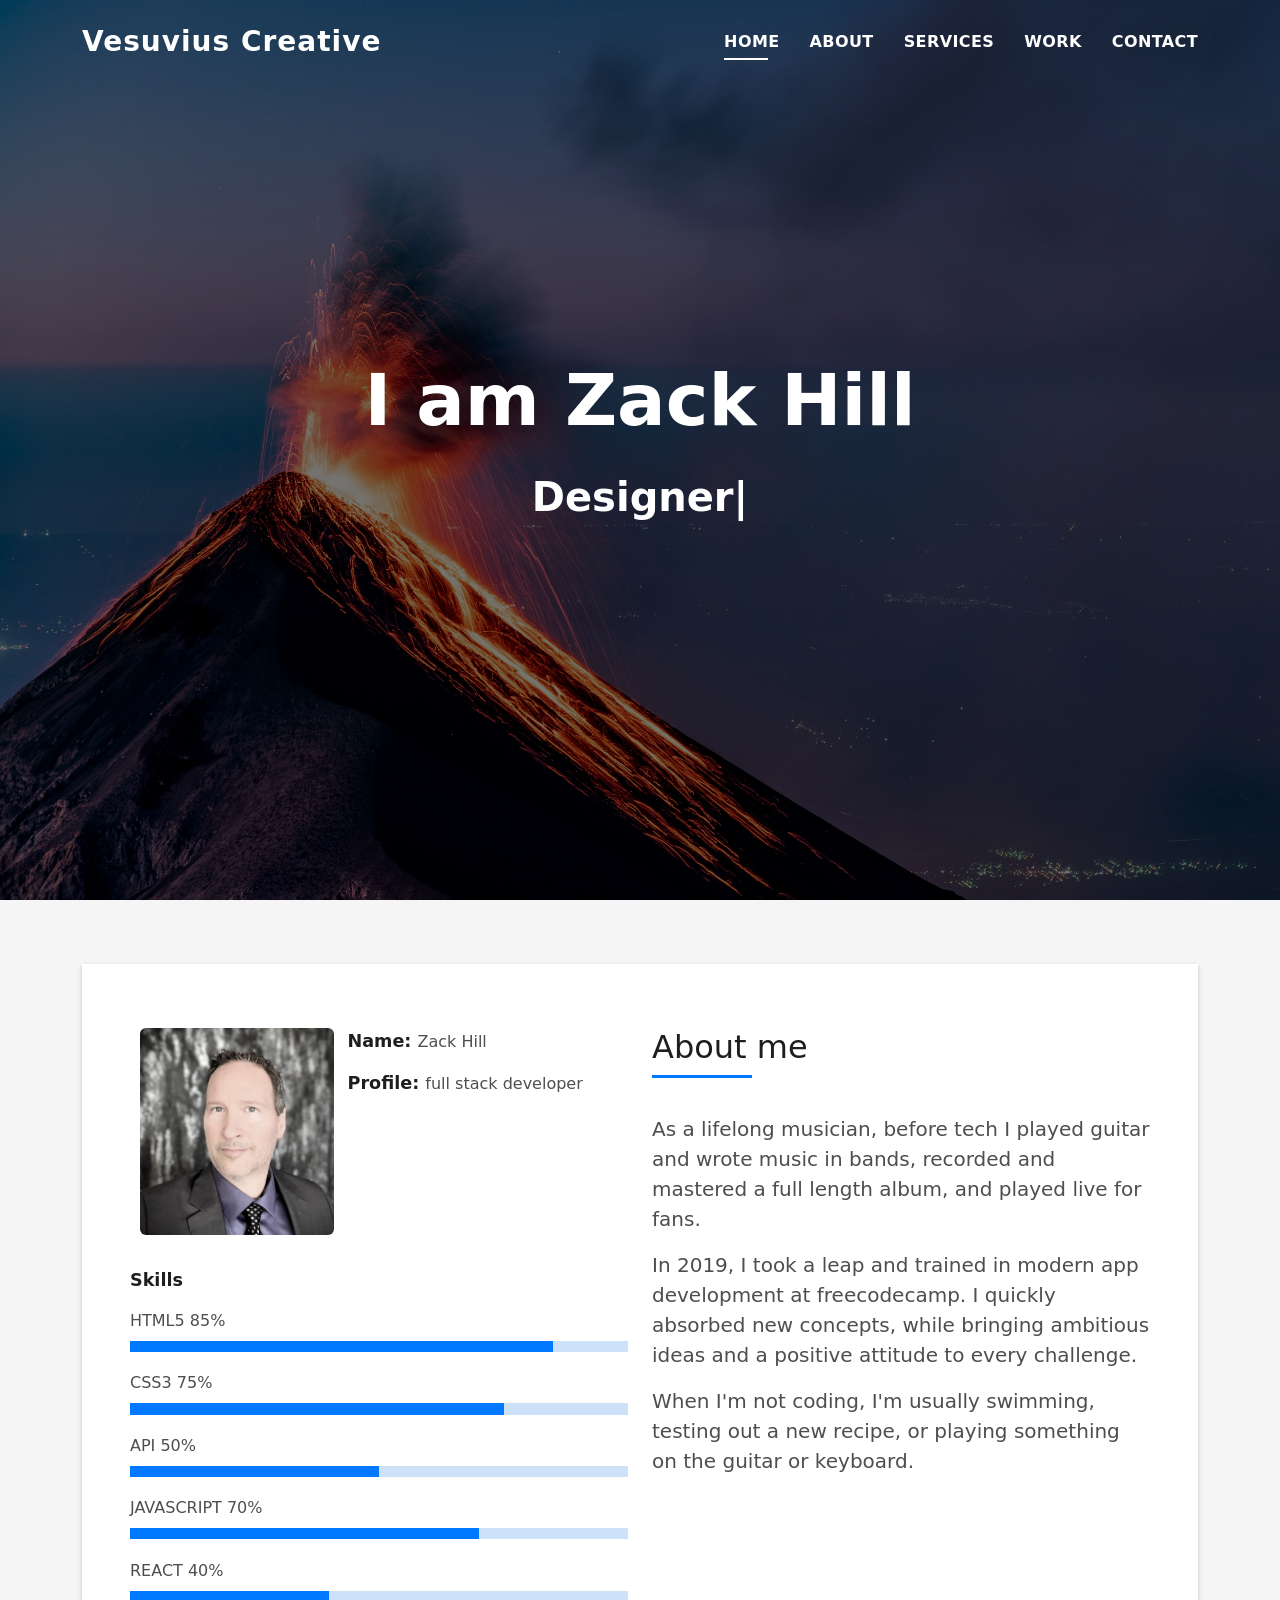
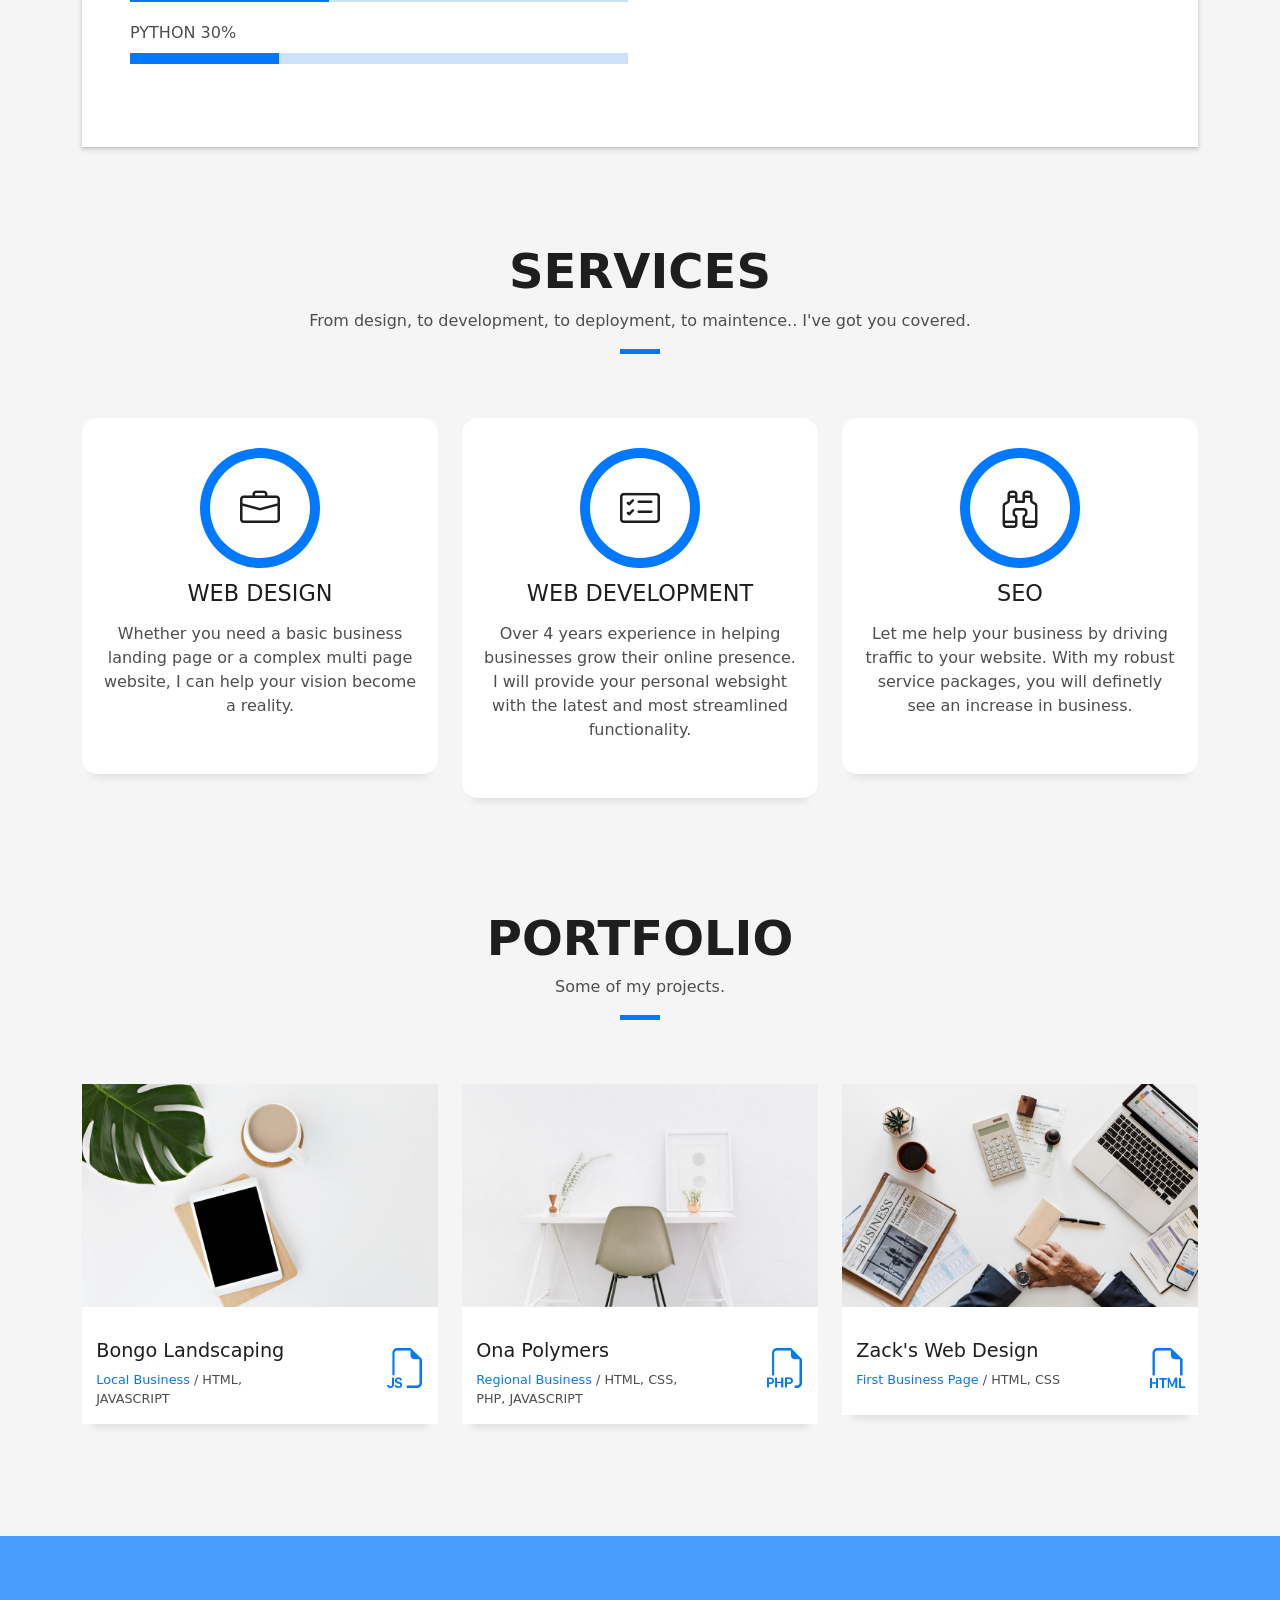
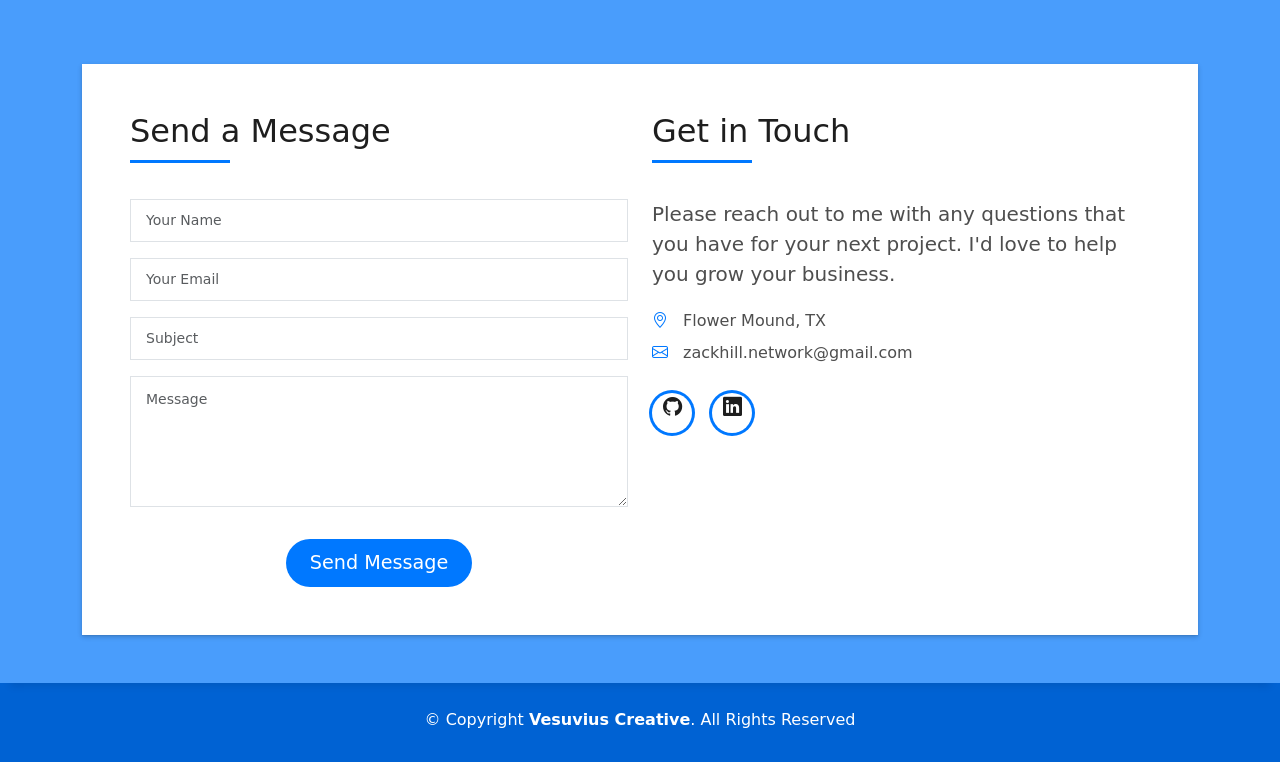
<file: index.html>
<!DOCTYPE html>
<html lang="en">

<head>
  <meta charset="utf-8">
  <meta content="width=device-width, initial-scale=1.0" name="viewport">

  <title>Vesuvius Creative</title>
  <meta content="" name="description">
  <meta content="" name="keywords">

  <!-- Favicons -->
  <link href="assets/img/favicon.png" rel="icon">
  <link href="assets/img/apple-touch-icon.png" rel="apple-touch-icon">

  <!-- Vendor CSS Files -->
  <link href="assets/vendor/bootstrap/css/bootstrap.min.css" rel="stylesheet">
  <link href="assets/vendor/bootstrap-icons/bootstrap-icons.css" rel="stylesheet">
  <link href="assets/vendor/glightbox/css/glightbox.min.css" rel="stylesheet">
  <link href="assets/vendor/swiper/swiper-bundle.min.css" rel="stylesheet">

  <!-- Template Main CSS File -->
  <link href="assets/css/style.css" rel="stylesheet">


</head>

<body>

  <!-- ======= Header ======= -->
  <header id="header" class="fixed-top">
    <div class="container d-flex align-items-center justify-content-between">

      <h1 class="logo"><a href="index.html">Vesuvius Creative</a></h1>
      <!-- Uncomment below if you prefer to use an image logo -->
      <!-- <a href="index.html" class="logo"><img src="assets/img/logo.png" alt="" class="img-fluid"></a>-->

      <nav id="navbar" class="navbar">
        <ul>
          <li><a class="nav-link scrollto active" href="#hero">Home</a></li>
          <li><a class="nav-link scrollto" href="#about">About</a></li>
          <li><a class="nav-link scrollto" href="#services">Services</a></li>
          <li><a class="nav-link scrollto " href="#work">Work</a></li>
          
          <li><a class="nav-link scrollto" href="#contact">Contact</a></li>
        </ul>
        <i class="bi bi-list mobile-nav-toggle"></i>
      </nav><!-- .navbar -->

    </div>
  </header><!-- End Header -->

  <!-- ======= Hero Section ======= -->
  <div id="hero" class="hero route bg-image" style="background-image: url(assets/img/alain-bonnardeaux-tLxGw_ITs7k-unsplash.jpg)">
    <div class="overlay-itro"></div>
    <div class="hero-content display-table">
      <div class="table-cell">
        <div class="container">
          <!--<p class="display-6 color-d">Hello, world!</p>-->
          <h1 class="hero-title mb-4">I am Zack Hill</h1>
          <p class="hero-subtitle"><span class="typed" data-typed-items="Designer, Developer, Freelancer"></span></p>
          <!-- <p class="pt-3"><a class="btn btn-primary btn js-scroll px-4" href="#about" role="button">Learn More</a></p> -->
        </div>
      </div>
    </div>
  </div><!-- End Hero Section -->

  <main id="main">

    <!-- ======= About Section ======= -->
    <section id="about" class="about-mf sect-pt4 route">
      <div class="container">
        <div class="row">
          <div class="col-sm-12">
            <div class="box-shadow-full">
              <div class="row">
                <div class="col-md-6">
                  <div class="row">
                    <div class="col-sm-6 col-md-5">
                      <div class="about-img">
                        <img src="assets/img/testimonial-2.jpg" class="img-fluid rounded b-shadow-a" alt="">
                      </div>
                    </div>
                    <div class="col-sm-6 col-md-7">
                      <div class="about-info">
                        <p><span class="title-s">Name: </span> <span>Zack Hill </span></p>
                        <p><span class="title-s">Profile: </span> <span>full stack developer</span></p>
                        
                      </div>
                    </div>
                  </div>
                  <div class="skill-mf">
                    <p class="title-s">Skills</p>
                    <span>HTML5</span> <span class="pull-right">85%</span>
                    <div class="progress">
                      <div class="progress-bar" role="progressbar" style="width: 85%;" aria-valuenow="85" aria-valuemin="0" aria-valuemax="100"></div>
                    </div>
                    <span>CSS3</span> <span class="pull-right">75%</span>
                    <div class="progress">
                      <div class="progress-bar" role="progressbar" style="width: 75%" aria-valuenow="75" aria-valuemin="0" aria-valuemax="100"></div>
                    </div>
                    <span>API</span> <span class="pull-right">50%</span>
                    <div class="progress">
                      <div class="progress-bar" role="progressbar" style="width: 50%" aria-valuenow="50" aria-valuemin="0" aria-valuemax="100"></div>
                    </div>
                    <span>JAVASCRIPT</span> <span class="pull-right">70%</span>
                    <div class="progress">
                      <div class="progress-bar" role="progressbar" style="width: 70%" aria-valuenow="90" aria-valuemin="0" aria-valuemax="100"></div>
                    </div>
                    <span>REACT</span> <span class="pull-right">40%</span>
                    <div class="progress">
                      <div class="progress-bar" role="progressbar" style="width: 40%;" aria-valuenow="85" aria-valuemin="0" aria-valuemax="100"></div>
                    </div>
                    <span>PYTHON</span> <span class="pull-right">30%</span>
                    <div class="progress">
                      <div class="progress-bar" role="progressbar" style="width: 30%;" aria-valuenow="85" aria-valuemin="0" aria-valuemax="100"></div>
                    </div>
                  </div>
                </div>
                <div class="col-md-6">
                  <div class="about-me pt-4 pt-md-0">
                    <div class="title-box-2">
                      <h5 class="title-left">
                        About me
                      </h5>
                    </div>
                    <p class="lead">
                      As a lifelong musician, before tech I played guitar and wrote music in bands, recorded and mastered a full length album, and played live for fans.
                     
                    <p class="lead">
                      In 2019, I took a leap and trained in modern app development at freecodecamp. I quickly absorbed new concepts, while bringing ambitious ideas and a positive attitude to every challenge.
                    </p>
                    <p class="lead">
                      When I'm not coding, I'm usually swimming, testing out a new recipe, or playing something on the guitar or keyboard.
                    </p>
                    </p>
                  </div>
                </div>
              </div>
            </div>
          </div>
        </div>
      </div>
    </section><!-- End About Section -->

    <!-- ======= Services Section ======= -->
    <section id="services" class="services-mf pt-5 route">
      <div class="container">
        <div class="row">
          <div class="col-sm-12">
            <div class="title-box text-center">
              <h3 class="title-a">
                Services
              </h3>
              <p class="subtitle-a">
                From design, to development, to deployment, to maintence.. I've got you covered.
              </p>
              <div class="line-mf"></div>
            </div>
          </div>
        </div>
        <div class="row">
          <div class="col-md-4">
            <div class="service-box">
              <div class="service-ico">
                <span class="ico-circle"><i class="bi bi-briefcase"></i></span>
              </div>
              <div class="service-content">
                <h2 class="s-title">Web Design</h2>
                <p class="s-description text-center">
                 Whether you need a basic business landing page or a complex multi page website, I can help your vision become a reality.  
                </p>
              </div>
            </div>
          </div>
          <div class="col-md-4">
            <div class="service-box">
              <div class="service-ico">
                <span class="ico-circle"><i class="bi bi-card-checklist"></i></span>
              </div>
              <div class="service-content">
                <h2 class="s-title">Web Development</h2>
                <p class="s-description text-center">
                  Over 4 years experience in helping businesses grow their online presence.  I will provide your personal websight with the latest and most streamlined functionality. 
                </p>
              </div>
            </div>
          </div>
         
          <div class="col-md-4">
            <div class="service-box">
              <div class="service-ico">
                <span class="ico-circle"><i class="bi bi-binoculars"></i></span>
              </div>
              <div class="service-content">
                <h2 class="s-title">SEO</h2>
                <p class="s-description text-center">
                  Let me help your business by driving traffic to your website.  With my robust service packages, you will definetly see an increase in business.  
                </p>
              </div>
            </div>
          </div>
          
          
            </div>
          </div>
        </div>
      </div>
    </section><!-- End Services Section -->

    <!-- ======= Portfolio Section ======= -->
    <section id="work" class="portfolio-mf sect-pt4 route">
      <div class="container">
        <div class="row">
          <div class="col-sm-12">
            <div class="title-box text-center">
              <h3 class="title-a">
                Portfolio
              </h3>
              <p class="subtitle-a">
                Some of my projects. 
              </p>
              <div class="line-mf"></div>
            </div>
          </div>
        </div>
        <div class="row">
          <div class="col-md-4">
            <div class="work-box">
              <a href="assets/img/work-1.jpg" data-gallery="portfolioGallery" class="portfolio-lightbox">
                <div class="work-img">
                  <img src="assets/img/work-1.jpg" alt="" class="img-fluid">
                </div>
              </a>
              <div class="work-content">
                <div class="row">
                  <div class="col-sm-8">
                    <h2 class="w-title">Bongo Landscaping</h2>
                    <div class="w-more">
                      <span class="w-ctegory">Local Business</span> / <span class="w-date">HTML, JAVASCRIPT</span>
                    </div>
                  </div>
                  <div class="col-sm-4">
                    <div class="w-like">
                      <a href="portfolio-details.html"> <span class="bi bi-filetype-js"></span></a>
                    </div>
                  </div>
                </div>
              </div>
            </div>
          </div>
          <div class="col-md-4">
            <div class="work-box">
              <a href="assets/img/work-2.jpg" data-gallery="portfolioGallery" class="portfolio-lightbox">
                <div class="work-img">
                  <img src="assets/img/work-2.jpg" alt="" class="img-fluid">
                </div>
              </a>
              <div class="work-content">
                <div class="row">
                  <div class="col-sm-8">
                    <h2 class="w-title">Ona Polymers</h2>
                    <div class="w-more">
                      <span class="w-ctegory">Regional Business</span> / <span class="w-date">HTML, CSS, PHP, JAVASCRIPT</span>
                    </div>
                  </div>
                  <div class="col-sm-4">
                    <div class="w-like">
                      <a href="https://www.onapolymers.com/index.php"> <span class="bi bi-filetype-php"></span></a>
                    </div>
                  </div>
                </div>
              </div>
            </div>
          </div>
          <div class="col-md-4">
            <div class="work-box">
              <a href="assets/img/work-3.jpg" data-gallery="portfolioGallery" class="portfolio-lightbox">
                <div class="work-img">
                  <img src="assets/img/work-3.jpg" alt="" class="img-fluid">
                </div>
              </a>
              <div class="work-content">
                <div class="row">
                  <div class="col-sm-8">
                    <h2 class="w-title">Zack's Web Design</h2>
                    <div class="w-more">
                      <span class="w-ctegory">First Business Page</span> / <span class="w-date">HTML, CSS</span>
                    </div>
                  </div>
                  <div class="col-sm-4">
                    <div class="w-like">
                      <a href="https://github.com/networkzack/zack-web-design"> <span class="bi bi-filetype-html"></span></a>
                    </div>
                  </div>
                </div>
              </div>
            </div>
          </div>
        
          
              
                  </div>
                </div>
              </div>
            </div>
          </div>

        </div>
      </div>
    </section><!-- End Portfolio Section -->

    <!-- ======= Contact Section ======= -->
    <section id="contact" class="paralax-mf footer-paralax bg-image sect-mt4 route" style="background-image: url(assets/img/overlay-bg.jpg)">
      <div class="overlay-mf"></div>
      <div class="container">
        <div class="row">
          <div class="col-sm-12">
            <div class="contact-mf">
              <div id="contact" class="box-shadow-full">
                <div class="row">
                  <div class="col-md-6">
                    <div class="title-box-2">
                      <h5 class="title-left">
                        Send a Message
                      </h5>
                    </div>
                    <div>
                      <form action="forms/contact.php" method="post" role="form" class="php-email-form">
                        <div class="row">
                          <div class="col-md-12 mb-3">
                            <div class="form-group">
                              <input type="text" name="name" class="form-control" id="name" placeholder="Your Name" required>
                            </div>
                          </div>
                          <div class="col-md-12 mb-3">
                            <div class="form-group">
                              <input type="email" class="form-control" name="email" id="email" placeholder="Your Email" required>
                            </div>
                          </div>
                          <div class="col-md-12 mb-3">
                            <div class="form-group">
                              <input type="text" class="form-control" name="subject" id="subject" placeholder="Subject" required>
                            </div>
                          </div>
                          <div class="col-md-12">
                            <div class="form-group">
                              <textarea class="form-control" name="message" rows="5" placeholder="Message" required></textarea>
                            </div>
                          </div>
                          <div class="col-md-12 text-center my-3">
                            <div class="loading">Loading</div>
                            <div class="error-message"></div>
                            <div class="sent-message">Your message has been sent. Thank you!</div>
                          </div>
                          <div class="col-md-12 text-center">
                            <button type="submit" class="button button-a button-big button-rouded">Send Message</button>
                          </div>
                        </div>
                      </form>
                    </div>
                  </div>
                  <div class="col-md-6">
                    <div class="title-box-2 pt-4 pt-md-0">
                      <h5 class="title-left">
                        Get in Touch
                      </h5>
                    </div>
                    <div class="more-info">
                      <p class="lead">
                        Please reach out to me with any questions that you have for your next project.  I'd love to help you grow your business.
                      </p>
                      <ul class="list-ico">
                        <li><span class="bi bi-geo-alt"></span> Flower Mound, TX</li>
                        
                        <li><span class="bi bi-envelope"></span> zackhill.network@gmail.com</li>
                      </ul>
                    </div>
                    <div class="socials">
                      <ul>
                        
                        <li><a href="https://github.com/networkzack"><span class="ico-circle"><i class="bi bi-github"></i></span></a></li>
                        <li><a href=""><span class="ico-circle"><i class="bi bi-linkedin"></i></span></a></li>
                      </ul>
                    </div>
                  </div>
                </div>
              </div>
            </div>
          </div>
        </div>
      </div>
    </section><!-- End Contact Section -->

  </main><!-- End #main -->

  <!-- ======= Footer ======= -->
  <footer>
    <div class="container">
      <div class="row">
        <div class="col-sm-12">
          <div class="copyright-box">
            <p class="copyright">&copy; Copyright <strong>Vesuvius Creative</strong>. All Rights Reserved</p>
            <div class="credits">
              <!--
              All the links in the footer should remain intact.
              You can delete the links only if you purchased the pro version.
              Licensing information: https://bootstrapmade.com/license/
              Purchase the pro version with working PHP/AJAX contact form: https://bootstrapmade.com/buy/?theme=DevFolio
            -->
              
            </div>
          </div>
        </div>
      </div>
    </div>
  </footer><!-- End  Footer -->

  <div id="preloader"></div>
  <a href="#" class="back-to-top d-flex align-items-center justify-content-center"><i class="bi bi-arrow-up-short"></i></a>

  <!-- Vendor JS Files -->
  <script src="assets/vendor/purecounter/purecounter_vanilla.js"></script>
  <script src="assets/vendor/bootstrap/js/bootstrap.bundle.min.js"></script>
  <script src="assets/vendor/glightbox/js/glightbox.min.js"></script>
  <script src="assets/vendor/swiper/swiper-bundle.min.js"></script>
  <script src="assets/vendor/typed.js/typed.umd.js"></script>
  <script src="assets/vendor/php-email-form/validate.js"></script>

  <!-- Template Main JS File -->
  <script src="assets/js/main.js"></script>

</body>

</html>
</file>
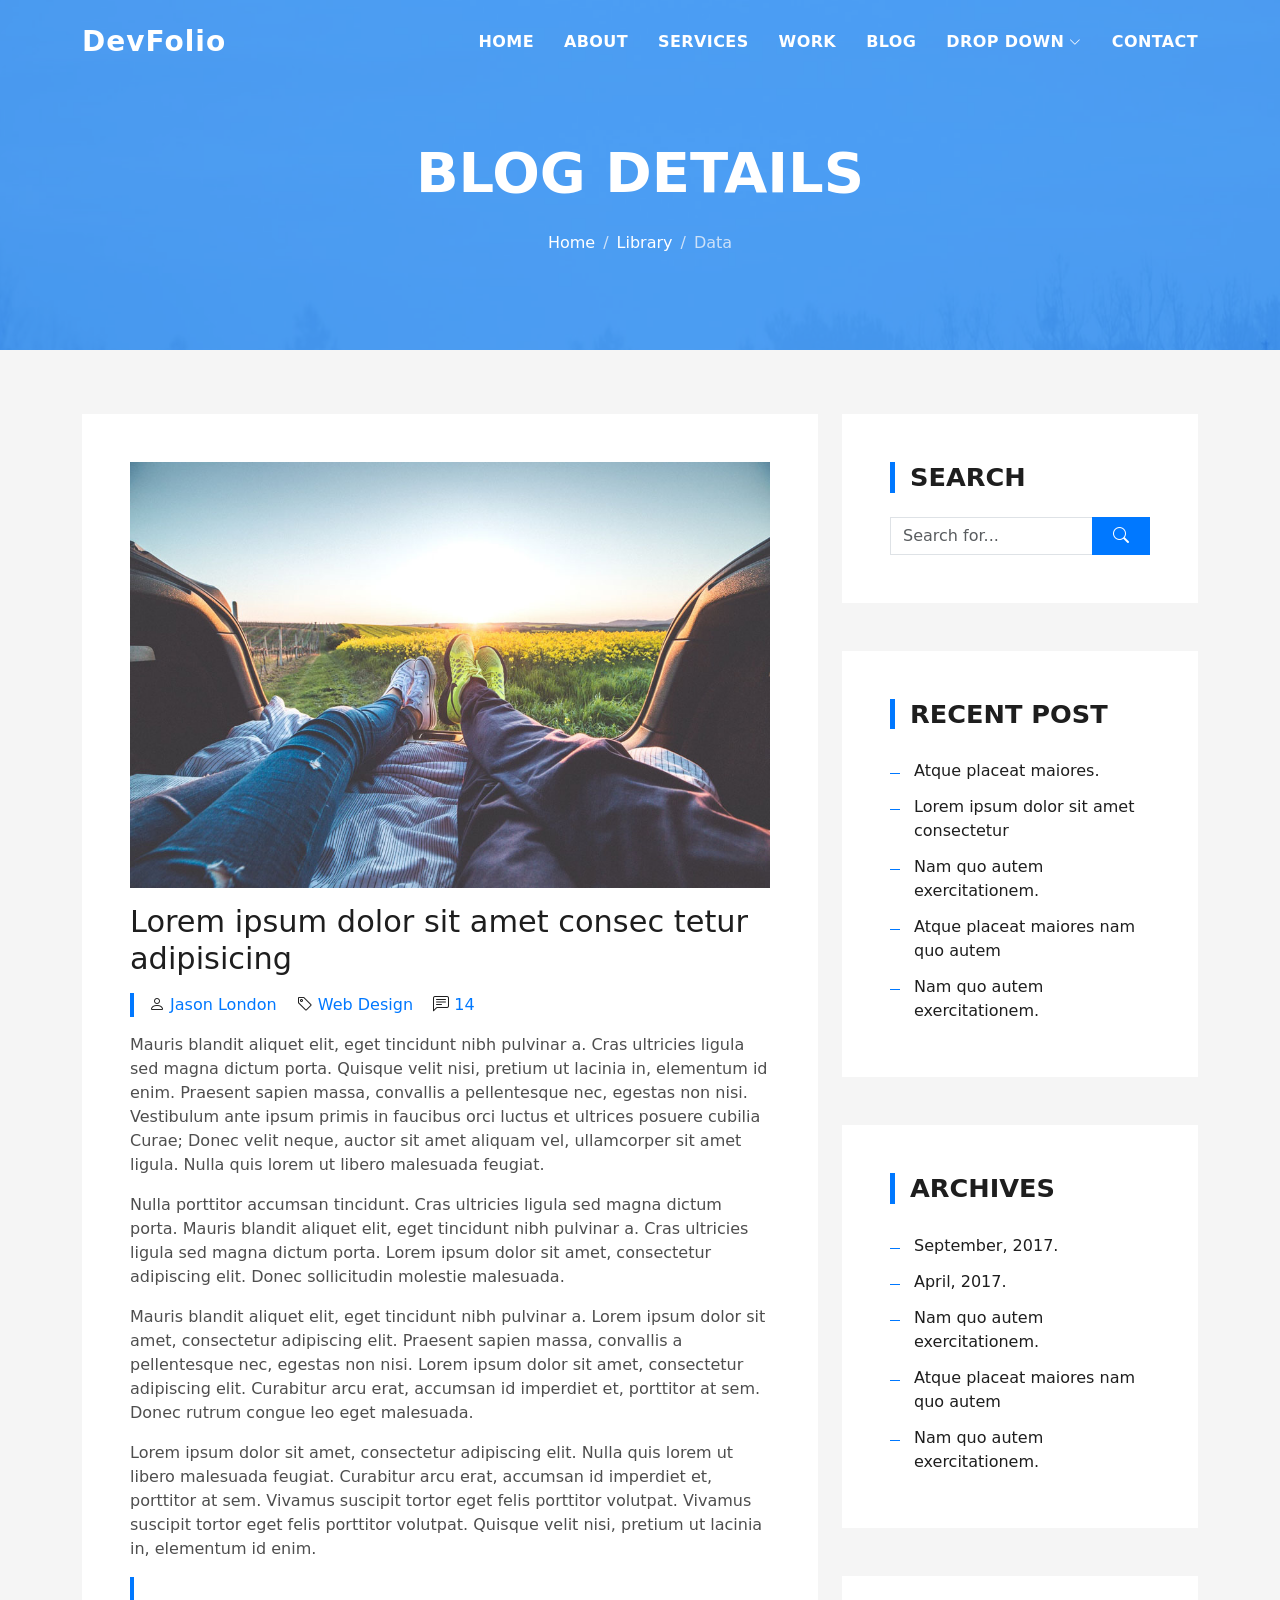
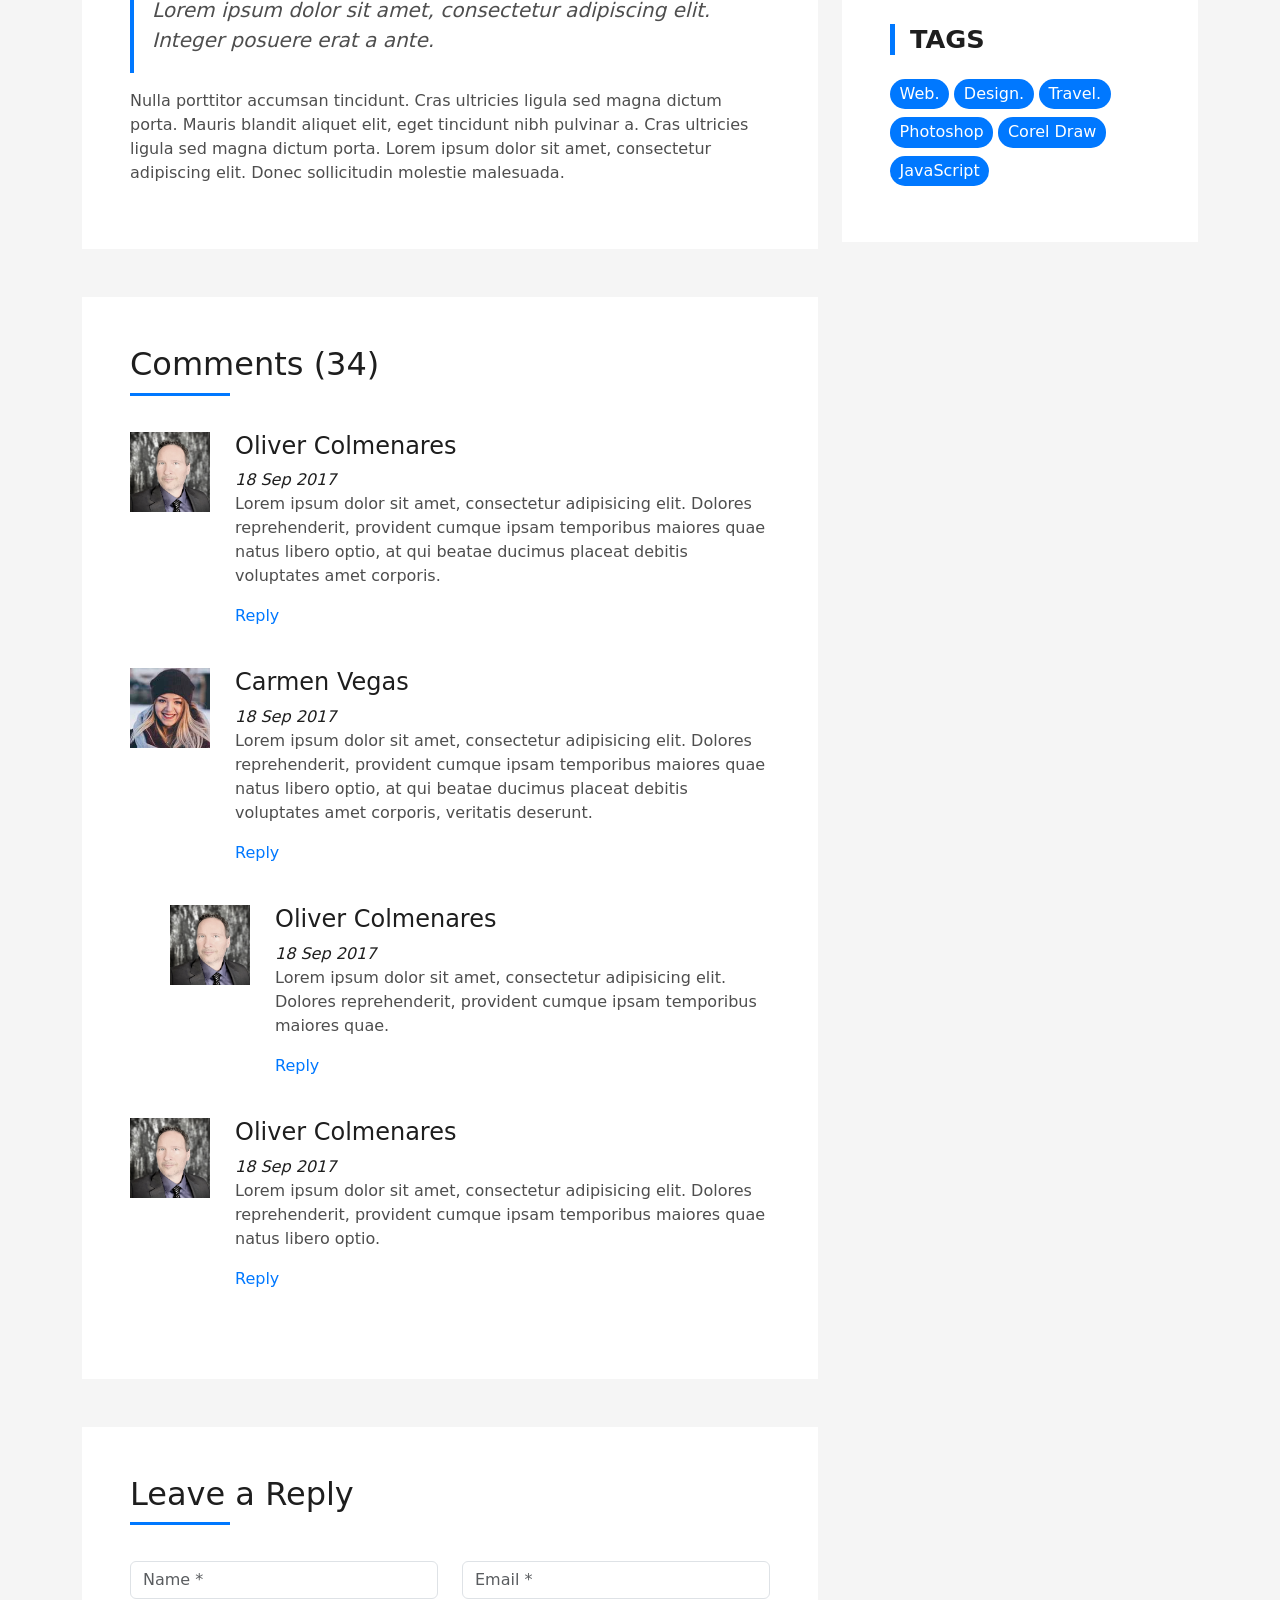
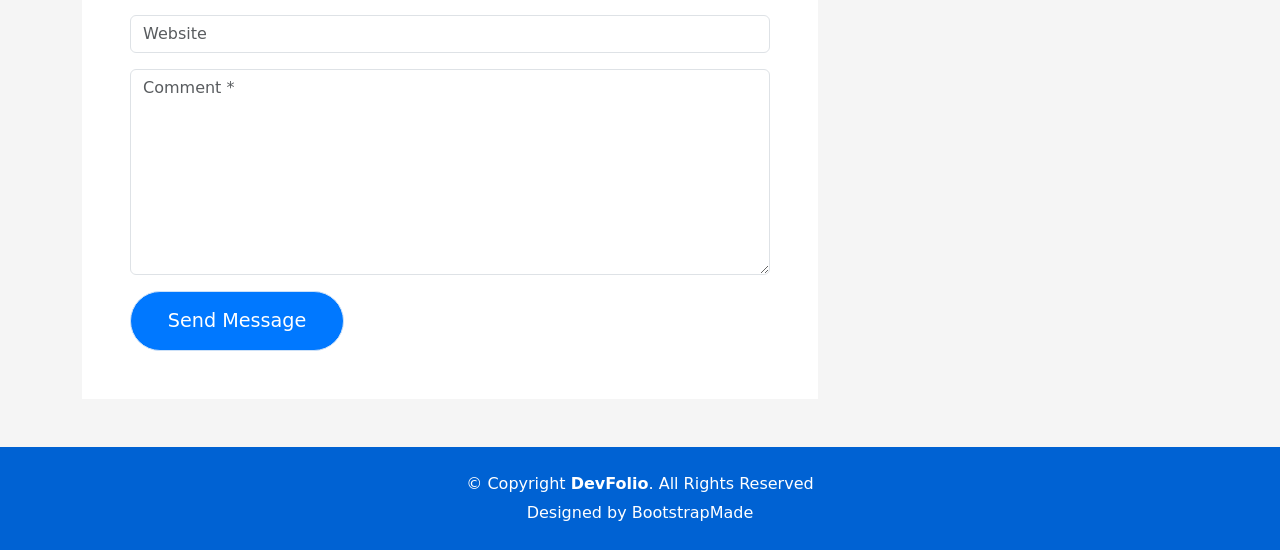
<file: blog-single.html>
<!DOCTYPE html>
<html lang="en">

<head>
  <meta charset="utf-8">
  <meta content="width=device-width, initial-scale=1.0" name="viewport">

  <title>DevFolio Bootstrap Portfolio Template - Blog Single</title>
  <meta content="" name="description">
  <meta content="" name="keywords">

  <!-- Favicons -->
  <link href="assets/img/favicon.png" rel="icon">
  <link href="assets/img/apple-touch-icon.png" rel="apple-touch-icon">

  <!-- Vendor CSS Files -->
  <link href="assets/vendor/bootstrap/css/bootstrap.min.css" rel="stylesheet">
  <link href="assets/vendor/bootstrap-icons/bootstrap-icons.css" rel="stylesheet">
  <link href="assets/vendor/glightbox/css/glightbox.min.css" rel="stylesheet">
  <link href="assets/vendor/swiper/swiper-bundle.min.css" rel="stylesheet">

  <!-- Template Main CSS File -->
  <link href="assets/css/style.css" rel="stylesheet">

  <!-- =======================================================
  * Template Name: DevFolio
  * Template URL: https://bootstrapmade.com/devfolio-bootstrap-portfolio-html-template/
  * Updated: Mar 17 2024 with Bootstrap v5.3.3
  * Author: BootstrapMade.com
  * License: https://bootstrapmade.com/license/
  ======================================================== -->
</head>

<body>

  <!-- ======= Header ======= -->
  <header id="header" class="fixed-top">
    <div class="container d-flex align-items-center justify-content-between">

      <h1 class="logo"><a href="index.html">DevFolio</a></h1>
      <!-- Uncomment below if you prefer to use an image logo -->
      <!-- <a href="index.html" class="logo"><img src="assets/img/logo.png" alt="" class="img-fluid"></a>-->

      <nav id="navbar" class="navbar">
        <ul>
          <li><a class="nav-link scrollto " href="#hero">Home</a></li>
          <li><a class="nav-link scrollto" href="#about">About</a></li>
          <li><a class="nav-link scrollto" href="#services">Services</a></li>
          <li><a class="nav-link scrollto " href="#work">Work</a></li>
          <li><a class="nav-link scrollto " href="#blog">Blog</a></li>
          <li class="dropdown"><a href="#"><span>Drop Down</span> <i class="bi bi-chevron-down"></i></a>
            <ul>
              <li><a href="#">Drop Down 1</a></li>
              <li class="dropdown"><a href="#"><span>Deep Drop Down</span> <i class="bi bi-chevron-right"></i></a>
                <ul>
                  <li><a href="#">Deep Drop Down 1</a></li>
                  <li><a href="#">Deep Drop Down 2</a></li>
                  <li><a href="#">Deep Drop Down 3</a></li>
                  <li><a href="#">Deep Drop Down 4</a></li>
                  <li><a href="#">Deep Drop Down 5</a></li>
                </ul>
              </li>
              <li><a href="#">Drop Down 2</a></li>
              <li><a href="#">Drop Down 3</a></li>
              <li><a href="#">Drop Down 4</a></li>
            </ul>
          </li>
          <li><a class="nav-link scrollto" href="#contact">Contact</a></li>
        </ul>
        <i class="bi bi-list mobile-nav-toggle"></i>
      </nav><!-- .navbar -->

    </div>
  </header><!-- End Header -->

  <div class="hero hero-single route bg-image" style="background-image: url(assets/img/overlay-bg.jpg)">
    <div class="overlay-mf"></div>
    <div class="hero-content display-table">
      <div class="table-cell">
        <div class="container">
          <h2 class="hero-title mb-4">Blog Details</h2>
          <ol class="breadcrumb d-flex justify-content-center">
            <li class="breadcrumb-item">
              <a href="#">Home</a>
            </li>
            <li class="breadcrumb-item">
              <a href="#">Library</a>
            </li>
            <li class="breadcrumb-item active">Data</li>
          </ol>
        </div>
      </div>
    </div>
  </div>

  <main id="main">

    <!-- ======= Blog Single Section ======= -->
    <section class="blog-wrapper sect-pt4" id="blog">
      <div class="container">
        <div class="row">
          <div class="col-md-8">
            <div class="post-box">
              <div class="post-thumb">
                <img src="assets/img/post-1.jpg" class="img-fluid" alt="">
              </div>
              <div class="post-meta">
                <h1 class="article-title">Lorem ipsum dolor sit amet consec tetur adipisicing</h1>
                <ul>
                  <li>
                    <span class="bi bi-person"></span>
                    <a href="#">Jason London</a>
                  </li>
                  <li>
                    <span class="bi bi-tag"></span>
                    <a href="#">Web Design</a>
                  </li>
                  <li>
                    <span class="bi bi-chat-left-text"></span>
                    <a href="#">14</a>
                  </li>
                </ul>
              </div>
              <div class="article-content">
                <p>
                  Mauris blandit aliquet elit, eget tincidunt nibh pulvinar a. Cras ultricies ligula sed magna dictum
                  porta. Quisque velit
                  nisi, pretium ut lacinia in, elementum id enim. Praesent sapien massa, convallis a pellentesque
                  nec, egestas non nisi. Vestibulum ante ipsum primis in faucibus orci luctus et ultrices posuere
                  cubilia Curae; Donec velit neque, auctor sit amet aliquam vel, ullamcorper sit amet ligula.
                  Nulla quis lorem ut libero malesuada feugiat.
                </p>
                <p>
                  Nulla porttitor accumsan tincidunt. Cras ultricies ligula sed magna dictum porta. Mauris blandit
                  aliquet elit, eget tincidunt
                  nibh pulvinar a. Cras ultricies ligula sed magna dictum porta. Lorem ipsum dolor sit amet,
                  consectetur adipiscing elit. Donec sollicitudin molestie malesuada.
                </p>
                <p>
                  Mauris blandit aliquet elit, eget tincidunt nibh pulvinar a. Lorem ipsum dolor sit amet, consectetur
                  adipiscing elit. Praesent
                  sapien massa, convallis a pellentesque nec, egestas non nisi. Lorem ipsum dolor sit amet,
                  consectetur adipiscing elit. Curabitur arcu erat, accumsan id imperdiet et, porttitor at
                  sem. Donec rutrum congue leo eget malesuada.
                </p>
                <p>
                  Lorem ipsum dolor sit amet, consectetur adipiscing elit. Nulla quis lorem ut libero malesuada feugiat.
                  Curabitur arcu erat,
                  accumsan id imperdiet et, porttitor at sem. Vivamus suscipit tortor eget felis porttitor
                  volutpat. Vivamus suscipit tortor eget felis porttitor volutpat. Quisque velit nisi, pretium
                  ut lacinia in, elementum id enim.
                </p>
                <blockquote class="blockquote">
                  <p class="mb-0">Lorem ipsum dolor sit amet, consectetur adipiscing elit. Integer posuere erat a ante.</p>
                </blockquote>
                <p>
                  Nulla porttitor accumsan tincidunt. Cras ultricies ligula sed magna dictum porta. Mauris blandit
                  aliquet elit, eget tincidunt
                  nibh pulvinar a. Cras ultricies ligula sed magna dictum porta. Lorem ipsum dolor sit amet,
                  consectetur adipiscing elit. Donec sollicitudin molestie malesuada.
                </p>
              </div>
            </div>
            <div class="box-comments">
              <div class="title-box-2">
                <h4 class="title-comments title-left">Comments (34)</h4>
              </div>
              <ul class="list-comments">
                <li>
                  <div class="comment-avatar">
                    <img src="assets/img/testimonial-2.jpg" alt="">
                  </div>
                  <div class="comment-details">
                    <h4 class="comment-author">Oliver Colmenares</h4>
                    <span>18 Sep 2017</span>
                    <p>
                      Lorem ipsum dolor sit amet, consectetur adipisicing elit. Dolores reprehenderit, provident cumque
                      ipsam temporibus maiores
                      quae natus libero optio, at qui beatae ducimus placeat debitis voluptates amet corporis.
                    </p>
                    <a href="3">Reply</a>
                  </div>
                </li>
                <li>
                  <div class="comment-avatar">
                    <img src="assets/img/testimonial-4.jpg" alt="">
                  </div>
                  <div class="comment-details">
                    <h4 class="comment-author">Carmen Vegas</h4>
                    <span>18 Sep 2017</span>
                    <p>
                      Lorem ipsum dolor sit amet, consectetur adipisicing elit. Dolores reprehenderit, provident cumque
                      ipsam temporibus maiores
                      quae natus libero optio, at qui beatae ducimus placeat debitis voluptates amet corporis,
                      veritatis deserunt.
                    </p>
                    <a href="3">Reply</a>
                  </div>
                </li>
                <li class="comment-children">
                  <div class="comment-avatar">
                    <img src="assets/img/testimonial-2.jpg" alt="">
                  </div>
                  <div class="comment-details">
                    <h4 class="comment-author">Oliver Colmenares</h4>
                    <span>18 Sep 2017</span>
                    <p>
                      Lorem ipsum dolor sit amet, consectetur adipisicing elit. Dolores reprehenderit, provident cumque
                      ipsam temporibus maiores
                      quae.
                    </p>
                    <a href="3">Reply</a>
                  </div>
                </li>
                <li>
                  <div class="comment-avatar">
                    <img src="assets/img/testimonial-2.jpg" alt="">
                  </div>
                  <div class="comment-details">
                    <h4 class="comment-author">Oliver Colmenares</h4>
                    <span>18 Sep 2017</span>
                    <p>
                      Lorem ipsum dolor sit amet, consectetur adipisicing elit. Dolores reprehenderit, provident cumque
                      ipsam temporibus maiores
                      quae natus libero optio.
                    </p>
                    <a href="3">Reply</a>
                  </div>
                </li>
              </ul>
            </div>
            <div class="form-comments">
              <div class="title-box-2">
                <h3 class="title-left">
                  Leave a Reply
                </h3>
              </div>
              <form class="form-mf">
                <div class="row">
                  <div class="col-md-6 mb-3">
                    <div class="form-group">
                      <input type="text" class="form-control input-mf" id="inputName" placeholder="Name *" required>
                    </div>
                  </div>
                  <div class="col-md-6 mb-3">
                    <div class="form-group">
                      <input type="email" class="form-control input-mf" id="inputEmail1" placeholder="Email *" required>
                    </div>
                  </div>
                  <div class="col-md-12 mb-3">
                    <div class="form-group">
                      <input type="url" class="form-control input-mf" id="inputUrl" placeholder="Website">
                    </div>
                  </div>
                  <div class="col-md-12 mb-3">
                    <div class="form-group">
                      <textarea id="textMessage" class="form-control input-mf" placeholder="Comment *" name="message" cols="45" rows="8" required></textarea>
                    </div>
                  </div>
                  <div class="col-md-12">
                    <button type="submit" class="button button-a button-big button-rouded">Send Message</button>
                  </div>
                </div>
              </form>
            </div>
          </div>
          <div class="col-md-4">
            <div class="widget-sidebar sidebar-search">
              <h5 class="sidebar-title">Search</h5>
              <div class="sidebar-content">
                <form>
                  <div class="input-group">
                    <input type="text" class="form-control" placeholder="Search for..." aria-label="Search for...">
                    <span class="input-group-btn">
                      <button class="btn btn-secondary btn-search" type="button">
                        <span class="bi bi-search"></span>
                      </button>
                    </span>
                  </div>
                </form>
              </div>
            </div>
            <div class="widget-sidebar">
              <h5 class="sidebar-title">Recent Post</h5>
              <div class="sidebar-content">
                <ul class="list-sidebar">
                  <li>
                    <a href="#">Atque placeat maiores.</a>
                  </li>
                  <li>
                    <a href="#">Lorem ipsum dolor sit amet consectetur</a>
                  </li>
                  <li>
                    <a href="#">Nam quo autem exercitationem.</a>
                  </li>
                  <li>
                    <a href="#">Atque placeat maiores nam quo autem</a>
                  </li>
                  <li>
                    <a href="#">Nam quo autem exercitationem.</a>
                  </li>
                </ul>
              </div>
            </div>
            <div class="widget-sidebar">
              <h5 class="sidebar-title">Archives</h5>
              <div class="sidebar-content">
                <ul class="list-sidebar">
                  <li>
                    <a href="#">September, 2017.</a>
                  </li>
                  <li>
                    <a href="#">April, 2017.</a>
                  </li>
                  <li>
                    <a href="#">Nam quo autem exercitationem.</a>
                  </li>
                  <li>
                    <a href="#">Atque placeat maiores nam quo autem</a>
                  </li>
                  <li>
                    <a href="#">Nam quo autem exercitationem.</a>
                  </li>
                </ul>
              </div>
            </div>
            <div class="widget-sidebar widget-tags">
              <h5 class="sidebar-title">Tags</h5>
              <div class="sidebar-content">
                <ul>
                  <li>
                    <a href="#">Web.</a>
                  </li>
                  <li>
                    <a href="#">Design.</a>
                  </li>
                  <li>
                    <a href="#">Travel.</a>
                  </li>
                  <li>
                    <a href="#">Photoshop</a>
                  </li>
                  <li>
                    <a href="#">Corel Draw</a>
                  </li>
                  <li>
                    <a href="#">JavaScript</a>
                  </li>
                </ul>
              </div>
            </div>
          </div>
        </div>
      </div>
    </section><!-- End Blog Single Section -->

  </main><!-- End #main -->

  <!-- ======= Footer ======= -->
  <footer>
    <div class="container">
      <div class="row">
        <div class="col-sm-12">
          <div class="copyright-box">
            <p class="copyright">&copy; Copyright <strong>DevFolio</strong>. All Rights Reserved</p>
            <div class="credits">
              <!--
              All the links in the footer should remain intact.
              You can delete the links only if you purchased the pro version.
              Licensing information: https://bootstrapmade.com/license/
              Purchase the pro version with working PHP/AJAX contact form: https://bootstrapmade.com/buy/?theme=DevFolio
            -->
              Designed by <a href="https://bootstrapmade.com/">BootstrapMade</a>
            </div>
          </div>
        </div>
      </div>
    </div>
  </footer><!-- End  Footer -->

  <div id="preloader"></div>
  <a href="#" class="back-to-top d-flex align-items-center justify-content-center"><i class="bi bi-arrow-up-short"></i></a>

  <!-- Vendor JS Files -->
  <script src="assets/vendor/purecounter/purecounter_vanilla.js"></script>
  <script src="assets/vendor/bootstrap/js/bootstrap.bundle.min.js"></script>
  <script src="assets/vendor/glightbox/js/glightbox.min.js"></script>
  <script src="assets/vendor/swiper/swiper-bundle.min.js"></script>
  <script src="assets/vendor/typed.js/typed.umd.js"></script>
  <script src="assets/vendor/php-email-form/validate.js"></script>

  <!-- Template Main JS File -->
  <script src="assets/js/main.js"></script>

</body>

</html>
</file>
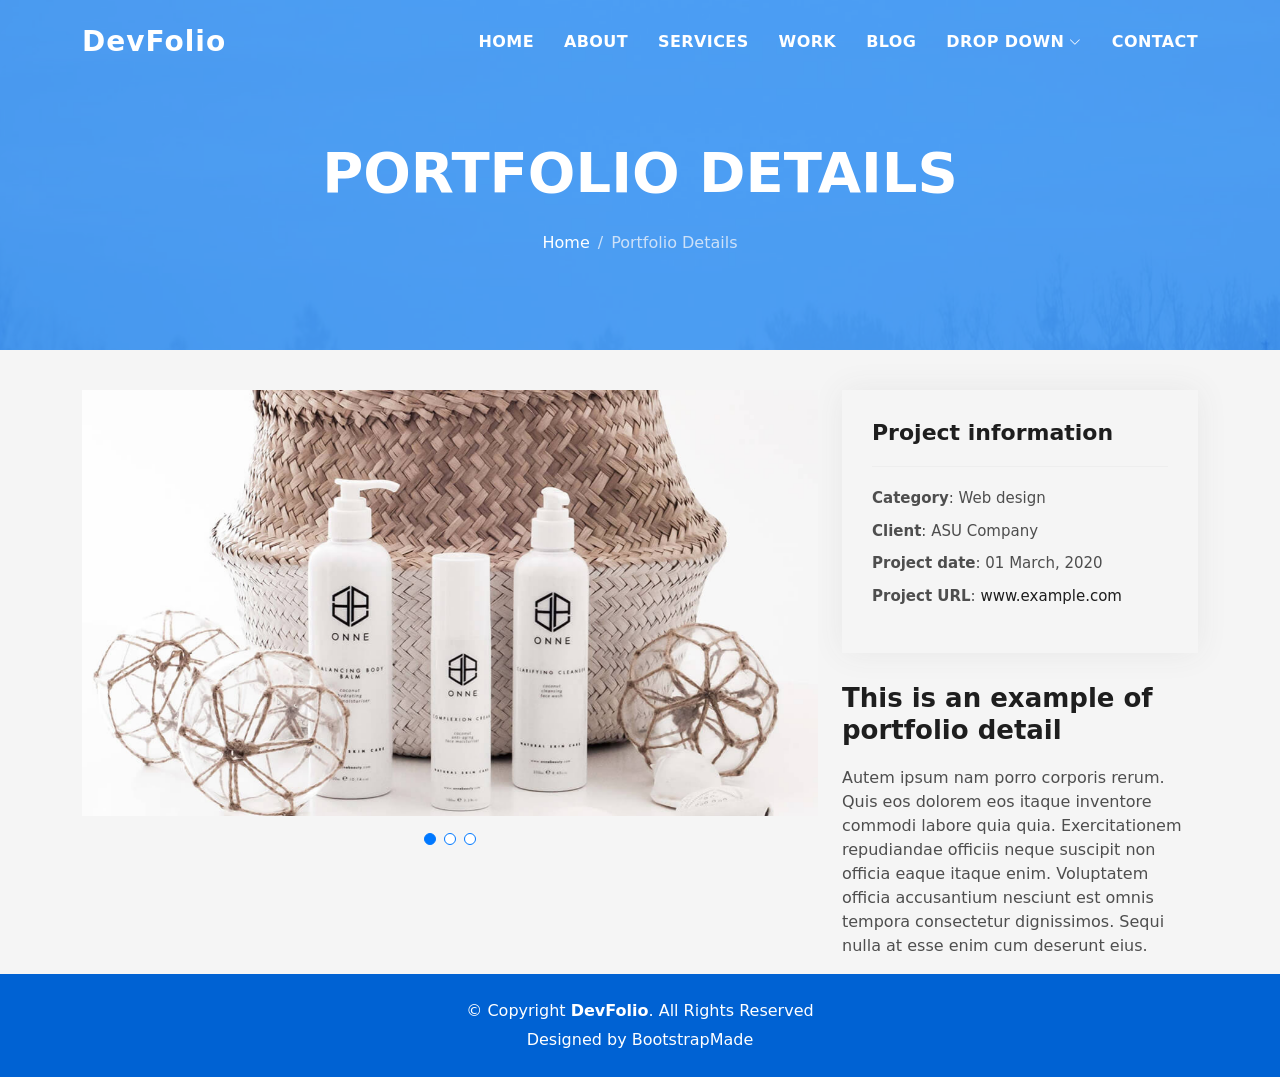
<file: portfolio-details.html>
<!DOCTYPE html>
<html lang="en">

<head>
  <meta charset="utf-8">
  <meta content="width=device-width, initial-scale=1.0" name="viewport">

  <title>DevFolio Bootstrap Portfolio Template - Portfolio Details</title>
  <meta content="" name="description">
  <meta content="" name="keywords">

  <!-- Favicons -->
  <link href="assets/img/favicon.png" rel="icon">
  <link href="assets/img/apple-touch-icon.png" rel="apple-touch-icon">

  <!-- Vendor CSS Files -->
  <link href="assets/vendor/bootstrap/css/bootstrap.min.css" rel="stylesheet">
  <link href="assets/vendor/bootstrap-icons/bootstrap-icons.css" rel="stylesheet">
  <link href="assets/vendor/glightbox/css/glightbox.min.css" rel="stylesheet">
  <link href="assets/vendor/swiper/swiper-bundle.min.css" rel="stylesheet">

  <!-- Template Main CSS File -->
  <link href="assets/css/style.css" rel="stylesheet">

  <!-- =======================================================
  * Template Name: DevFolio
  * Template URL: https://bootstrapmade.com/devfolio-bootstrap-portfolio-html-template/
  * Updated: Mar 17 2024 with Bootstrap v5.3.3
  * Author: BootstrapMade.com
  * License: https://bootstrapmade.com/license/
  ======================================================== -->
</head>

<body>

  <!-- ======= Header ======= -->
  <header id="header" class="fixed-top">
    <div class="container d-flex align-items-center justify-content-between">

      <h1 class="logo"><a href="index.html">DevFolio</a></h1>
      <!-- Uncomment below if you prefer to use an image logo -->
      <!-- <a href="index.html" class="logo"><img src="assets/img/logo.png" alt="" class="img-fluid"></a>-->

      <nav id="navbar" class="navbar">
        <ul>
          <li><a class="nav-link scrollto " href="#hero">Home</a></li>
          <li><a class="nav-link scrollto" href="#about">About</a></li>
          <li><a class="nav-link scrollto" href="#services">Services</a></li>
          <li><a class="nav-link scrollto " href="#work">Work</a></li>
          <li><a class="nav-link scrollto " href="#blog">Blog</a></li>
          <li class="dropdown"><a href="#"><span>Drop Down</span> <i class="bi bi-chevron-down"></i></a>
            <ul>
              <li><a href="#">Drop Down 1</a></li>
              <li class="dropdown"><a href="#"><span>Deep Drop Down</span> <i class="bi bi-chevron-right"></i></a>
                <ul>
                  <li><a href="#">Deep Drop Down 1</a></li>
                  <li><a href="#">Deep Drop Down 2</a></li>
                  <li><a href="#">Deep Drop Down 3</a></li>
                  <li><a href="#">Deep Drop Down 4</a></li>
                  <li><a href="#">Deep Drop Down 5</a></li>
                </ul>
              </li>
              <li><a href="#">Drop Down 2</a></li>
              <li><a href="#">Drop Down 3</a></li>
              <li><a href="#">Drop Down 4</a></li>
            </ul>
          </li>
          <li><a class="nav-link scrollto" href="#contact">Contact</a></li>
        </ul>
        <i class="bi bi-list mobile-nav-toggle"></i>
      </nav><!-- .navbar -->

    </div>
  </header><!-- End Header -->

  <div class="hero hero-single route bg-image" style="background-image: url(assets/img/overlay-bg.jpg)">
    <div class="overlay-mf"></div>
    <div class="hero-content display-table">
      <div class="table-cell">
        <div class="container">
          <h2 class="hero-title mb-4">Portfolio Details</h2>
          <ol class="breadcrumb d-flex justify-content-center">
            <li class="breadcrumb-item">
              <a href="#">Home</a>
            </li>
            <li class="breadcrumb-item active">Portfolio Details</li>
          </ol>
        </div>
      </div>
    </div>
  </div>

  <main id="main">

    <!-- ======= Portfolio Details Section ======= -->
    <section id="portfolio-details" class="portfolio-details">
      <div class="container">

        <div class="row gy-4">

          <div class="col-lg-8">
            <div class="portfolio-details-slider swiper">
              <div class="swiper-wrapper align-items-center">

                <div class="swiper-slide">
                  <img src="assets/img/portfolio-details-1.jpg" alt="">
                </div>

                <div class="swiper-slide">
                  <img src="assets/img/portfolio-details-2.jpg" alt="">
                </div>

                <div class="swiper-slide">
                  <img src="assets/img/portfolio-details-3.jpg" alt="">
                </div>

              </div>
              <div class="swiper-pagination"></div>
            </div>
          </div>

          <div class="col-lg-4">
            <div class="portfolio-info">
              <h3>Project information</h3>
              <ul>
                <li><strong>Category</strong>: Web design</li>
                <li><strong>Client</strong>: ASU Company</li>
                <li><strong>Project date</strong>: 01 March, 2020</li>
                <li><strong>Project URL</strong>: <a href="#">www.example.com</a></li>
              </ul>
            </div>
            <div class="portfolio-description">
              <h2>This is an example of portfolio detail</h2>
              <p>
                Autem ipsum nam porro corporis rerum. Quis eos dolorem eos itaque inventore commodi labore quia quia. Exercitationem repudiandae officiis neque suscipit non officia eaque itaque enim. Voluptatem officia accusantium nesciunt est omnis tempora consectetur dignissimos. Sequi nulla at esse enim cum deserunt eius.
              </p>
            </div>
          </div>

        </div>

      </div>
    </section><!-- End Portfolio Details Section -->

  </main><!-- End #main -->

  <!-- ======= Footer ======= -->
  <footer>
    <div class="container">
      <div class="row">
        <div class="col-sm-12">
          <div class="copyright-box">
            <p class="copyright">&copy; Copyright <strong>DevFolio</strong>. All Rights Reserved</p>
            <div class="credits">
              <!--
              All the links in the footer should remain intact.
              You can delete the links only if you purchased the pro version.
              Licensing information: https://bootstrapmade.com/license/
              Purchase the pro version with working PHP/AJAX contact form: https://bootstrapmade.com/buy/?theme=DevFolio
            -->
              Designed by <a href="https://bootstrapmade.com/">BootstrapMade</a>
            </div>
          </div>
        </div>
      </div>
    </div>
  </footer><!-- End  Footer -->

  <div id="preloader"></div>
  <a href="#" class="back-to-top d-flex align-items-center justify-content-center"><i class="bi bi-arrow-up-short"></i></a>

  <!-- Vendor JS Files -->
  <script src="assets/vendor/purecounter/purecounter_vanilla.js"></script>
  <script src="assets/vendor/bootstrap/js/bootstrap.bundle.min.js"></script>
  <script src="assets/vendor/glightbox/js/glightbox.min.js"></script>
  <script src="assets/vendor/swiper/swiper-bundle.min.js"></script>
  <script src="assets/vendor/typed.js/typed.umd.js"></script>
  <script src="assets/vendor/php-email-form/validate.js"></script>

  <!-- Template Main JS File -->
  <script src="assets/js/main.js"></script>

</body>

</html>
</file>
<file: assets/css/style.css>
/**
* Template Name: DevFolio
* Template URL: https://bootstrapmade.com/devfolio-bootstrap-portfolio-html-template/
* Updated: Mar 17 2024 with Bootstrap v5.3.3
* Author: BootstrapMade.com
* License: https://bootstrapmade.com/license/
*/

/*--------------------------------------------------------------
# General
--------------------------------------------------------------*/
body {
  background-color: #f5f5f5;
  color: #4e4e4e;
}

h1,
h2,
h3,
h4,
h5,
h6 {
  color: #1e1e1e;
}

a {
  color: #1e1e1e;
  text-decoration: none;
  transition: all 0.5s ease-in-out;
}

a:hover {
  color: #0078ff;
  text-decoration: none;
  transition: all 0.5s ease-in-out;
}

.p-r {
  position: relative;
}

.color-a {
  text-decoration: none;
  color: #0078ff;
}

.color-d {
  color: #f5f5f5;
}

.color-text-a {
  text-decoration: none;
  color: #4e4e4e;
}

.box-shadow,
.card-blog,
.work-box,
.service-box,
.paralax-mf {
  box-shadow: 0 13px 8px -10px rgba(0, 0, 0, 0.1);
}

.box-shadow-a,
.button:hover {
  text-decoration: none;
  box-shadow: 0 0 0 4px #cde1f8;
}

.display-5 {
  font-size: 2.5rem;
  font-weight: 300;
  line-height: 1.1;
}

.display-6 {
  font-size: 2rem;
  font-weight: 300;
  line-height: 1.1;
}

.avatar {
  width: 32px;
  height: 32px;
  margin-right: 4px;
  overflow: hidden;
}

.bg-image {
  background-repeat: no-repeat;
  background-attachment: fixed;
  background-size: cover;
  background-position: center center;
}

@media (max-width: 1024px) {
  .bg-image {
    background-attachment: scroll;
  }
}

.overlay-mf {
  background-color: #0078ff;
}

.overlay-mf {
  position: absolute;
  top: 0;
  left: 0px;
  padding: 0;
  height: 100%;
  width: 100%;
  opacity: 0.7;
}

.paralax-mf {
  position: relative;
  padding: 8rem 0;
}

.display-table {
  width: 100%;
  height: 100%;
  display: table;
}

.table-cell {
  display: table-cell;
  vertical-align: middle;
}

/*--/ Sections /--*/
.sect-4 {
  padding: 4rem 0;
}

.sect-pt4 {
  padding-top: 4rem;
}

.sect-mt4 {
  margin-top: 4rem;
}

/*--/ Title s /--*/
.title-s {
  font-weight: 600;
  color: #1e1e1e;
  font-size: 1.1rem;
}

/*--/ Title A /--*/
.title-box {
  margin-bottom: 4rem;
}

.title-a {
  text-decoration: none;
  font-size: 3rem;
  font-weight: bold;
  text-transform: uppercase;
}

.subtitle-a {
  text-decoration: none;
  color: #4e4e4e;
}

.line-mf {
  width: 40px;
  height: 5px;
  background-color: #0078ff;
  margin: 0 auto;
}

/*--/ Title Left /--*/
.title-box-2 {
  margin-bottom: 3rem;
}

.title-left {
  font-size: 2rem;
  position: relative;
}

.title-left:before {
  content: "";
  position: absolute;
  height: 3px;
  background-color: #0078ff;
  width: 100px;
  bottom: -12px;
}

/*------/ Box /------*/
.box-pl2 {
  padding-left: 2rem;
}

.box-shadow-full {
  padding: 3rem 1.25rem;
  position: relative;
  background-color: #fff;
  margin-bottom: 3rem;
  z-index: 2;
  box-shadow: 0 1px 1px 0 rgba(0, 0, 0, 0.06), 0 2px 5px 0 rgba(0, 0, 0, 0.2);
}

@media (min-width: 768px) {
  .box-shadow-full {
    padding: 3rem;
  }
}

/*------/ Socials /------*/
.socials {
  padding: 1.5rem 0;
}

.socials ul li {
  display: inline-block;
}

.socials .ico-circle {
  height: 40px;
  width: 40px;
  font-size: 1.2rem;
  border-radius: 50%;
  line-height: 1.6;
  margin: 0 15px 0 0;
  box-shadow: 0 0 0 3px #0078ff;
  transition: all 500ms ease;
}

.socials .ico-circle:hover {
  background-color: #0078ff;
  color: #fff;
  box-shadow: 0 0 0 3px #cde1f8;
  transition: all 500ms ease;
}

/*------/ Ul resect /------*/
.ul-resect,
.widget-tags ul,
.widget-sidebar .list-sidebar,
.box-comments .list-comments,
.blog-wrapper .post-meta ul,
.list-ico,
.socials ul {
  list-style: none;
  padding-left: 0;
  margin-bottom: 0;
}

.list-ico {
  line-height: 2;
}

.list-ico span {
  color: #0078ff;
  margin-right: 10px;
}

/*------/ Ico Circle /------*/
.ico-circle {
  height: 100px;
  width: 100px;
  font-size: 2rem;
  border-radius: 50%;
  line-height: 1.55;
  margin: 0 auto;
  text-align: center;
  box-shadow: 0 0 0 10px #0078ff;
  display: block;
}

/*------/ Owl Carousel /------*/
.owl-theme .owl-dots {
  text-align: center;
  margin-top: 18px;
}

.owl-theme .owl-dots .owl-dot {
  display: inline-block;
}

.owl-theme .owl-dots .owl-dot span {
  width: 18px;
  height: 7px;
  margin: 5px 5px;
  background: #cde1f8;
  border: 0px solid #cde1f8;
  display: block;
  transition: all 0.6s ease-in-out;
  cursor: pointer;
}

.owl-theme .owl-dots .owl-dot:hover span {
  background-color: #cde1f8;
}

.owl-theme .owl-dots .owl-dot.active span {
  background-color: #1B1B1B;
  width: 25px;
}

/*--/ Scrolltop s /--*/
.scrolltop-mf {
  position: relative;
  display: none;
}

.scrolltop-mf span {
  z-index: 999;
  position: fixed;
  width: 42px;
  height: 42px;
  background-color: #0078ff;
  opacity: 0.7;
  font-size: 1.6rem;
  line-height: 1.5;
  text-align: center;
  color: #fff;
  top: auto;
  left: auto;
  right: 30px;
  bottom: 50px;
  cursor: pointer;
  border-radius: 50%;
}

/*--------------------------------------------------------------
# Back to top button
--------------------------------------------------------------*/
.back-to-top {
  position: fixed;
  visibility: hidden;
  opacity: 0;
  right: 15px;
  bottom: 15px;
  z-index: 996;
  background: #0078ff;
  width: 40px;
  height: 40px;
  border-radius: 50px;
  transition: all 0.4s;
}

.back-to-top i {
  font-size: 28px;
  color: #fff;
  line-height: 0;
}

.back-to-top:hover {
  background: #298eff;
  color: #fff;
}

.back-to-top.active {
  visibility: visible;
  opacity: 1;
}

/*------/ Prelaoder /------*/
#preloader {
  position: fixed;
  top: 0;
  left: 0;
  right: 0;
  bottom: 0;
  z-index: 9999;
  overflow: hidden;
  background: #fff;
}

#preloader:before {
  content: "";
  position: fixed;
  top: calc(50% - 30px);
  left: calc(50% - 30px);
  border: 6px solid #f2f2f2;
  border-top: 6px solid #0078ff;
  border-radius: 50%;
  width: 60px;
  height: 60px;
  animation: animate-preloader 1s linear infinite;
}

@keyframes animate-preloader {
  0% {
    transform: rotate(0deg);
  }

  100% {
    transform: rotate(360deg);
  }
}

/*------/ Button /------*/
.button {
  display: inline-block;
  padding: 0.3rem 0.6rem;
  text-align: center;
  vertical-align: middle;
  -webkit-user-select: none;
  -moz-user-select: none;
  user-select: none;
  font-size: 1rem;
  border-radius: 0.3rem;
  border: 1px solid transparent;
  transition: all 500ms ease;
  cursor: pointer;
}

.button:focus {
  outline: 0;
}

.button:hover {
  background-color: #0062d3;
  color: #fff;
  transition: all 500ms ease;
}

.button-a {
  text-decoration: none;
  background-color: #0078ff;
  color: #fff;
  border-color: #cde1f8;
}

.button-big {
  padding: 0.9rem 2.3rem;
  font-size: 1.2rem;
}

.button-rouded {
  border-radius: 5rem;
}

.btn-lg {
  padding: 0.5rem 1rem;
  font-size: 1.25rem;
  line-height: 1.5;
  border-radius: 0.3rem;
}

/*--------------------------------------------------------------
# Header
--------------------------------------------------------------*/
#header {
  transition: all 0.5s;
  z-index: 997;
  padding: 20px 0;
}

#header .logo {
  font-size: 28px;
  margin: 0;
  padding: 0;
  font-weight: 600;
  letter-spacing: 1px;
}

#header .logo a {
  color: #fff;
}

#header .logo img {
  max-height: 40px;
}

#header.header-scrolled {
  background: rgba(0, 0, 0, 0.9);
  padding: 12px 0;
}

/*--------------------------------------------------------------
# Navigation Menu
--------------------------------------------------------------*/
/**
* Desktop Navigation 
*/
.navbar {
  padding: 0;
}

.navbar ul {
  margin: 0;
  padding: 0;
  display: flex;
  list-style: none;
  align-items: center;
}

.navbar li {
  position: relative;
}

.navbar>ul>li {
  white-space: nowrap;
  padding: 10px 0 10px 30px;
}

.navbar a,
.navbar a:focus {
  display: flex;
  align-items: center;
  justify-content: space-between;
  color: #fff;
  font-size: 16px;
  font-weight: 600;
  padding: 0;
  white-space: nowrap;
  transition: 0.3s;
  letter-spacing: 0.4px;
  position: relative;
  text-transform: uppercase;
}

.navbar a i,
.navbar a:focus i {
  font-size: 12px;
  line-height: 0;
  margin-left: 5px;
}

.navbar>ul>li>a:before {
  content: "";
  position: absolute;
  width: 100%;
  height: 2px;
  bottom: -6px;
  left: 0;
  width: 0;
  background-color: #fff;
  visibility: hidden;
  transition: all 0.3s ease-in-out 0s;
}

.navbar a:hover:before,
.navbar li:hover>a:before,
.navbar .active:before {
  visibility: visible;
  width: 80%;
}

.navbar a:hover,
.navbar .active,
.navbar .active:focus,
.navbar li:hover>a {
  color: #fff;
}

.navbar .dropdown ul {
  display: block;
  position: absolute;
  left: 30px;
  top: calc(100% + 30px);
  margin: 0;
  padding: 10px 0;
  z-index: 99;
  opacity: 0;
  visibility: hidden;
  background: #fff;
  box-shadow: 0px 0px 30px rgba(127, 137, 161, 0.25);
  transition: 0.3s;
}

.navbar .dropdown ul li {
  min-width: 200px;
}

.navbar .dropdown ul a {
  padding: 10px 20px;
  font-size: 14px;
  text-transform: none;
  color: #4e4e4e;
}

.navbar .dropdown ul a i {
  font-size: 12px;
}

.navbar .dropdown ul a:hover,
.navbar .dropdown ul .active:hover,
.navbar .dropdown ul li:hover>a {
  color: #0078ff;
}

.navbar .dropdown:hover>ul {
  opacity: 1;
  top: 100%;
  visibility: visible;
}

.navbar .dropdown .dropdown ul {
  top: 0;
  left: calc(100% - 30px);
  visibility: hidden;
}

.navbar .dropdown .dropdown:hover>ul {
  opacity: 1;
  top: 0;
  left: 100%;
  visibility: visible;
}

@media (max-width: 1366px) {
  .navbar .dropdown .dropdown ul {
    left: -90%;
  }

  .navbar .dropdown .dropdown:hover>ul {
    left: -100%;
  }
}

/**
* Mobile Navigation 
*/
.mobile-nav-toggle {
  color: #fff;
  font-size: 28px;
  cursor: pointer;
  display: none;
  line-height: 0;
  transition: 0.5s;
}

@media (max-width: 991px) {
  .mobile-nav-toggle {
    display: block;
  }

  .navbar ul {
    display: none;
  }
}

.navbar-mobile {
  position: fixed;
  overflow: hidden;
  top: 0;
  right: 0;
  left: 0;
  bottom: 0;
  background: rgba(78, 78, 78, 0.9);
  transition: 0.3s;
  z-index: 999;
}

.navbar-mobile .mobile-nav-toggle {
  position: absolute;
  top: 15px;
  right: 15px;
}

.navbar-mobile ul {
  display: block;
  position: absolute;
  top: 55px;
  right: 15px;
  bottom: 15px;
  left: 15px;
  padding: 10px 0;
  background-color: #fff;
  overflow-y: auto;
  transition: 0.3s;
}

.navbar-mobile>ul>li {
  padding: 0;
}

.navbar-mobile a:hover:before,
.navbar-mobile li:hover>a:before,
.navbar-mobile .active:before {
  visibility: hidden;
}

.navbar-mobile a,
.navbar-mobile a:focus {
  padding: 10px 20px;
  font-size: 15px;
  color: #4e4e4e;
}

.navbar-mobile a:hover,
.navbar-mobile .active,
.navbar-mobile li:hover>a {
  color: #0078ff;
}

.navbar-mobile .getstarted,
.navbar-mobile .getstarted:focus {
  margin: 15px;
}

.navbar-mobile .dropdown ul {
  position: static;
  display: none;
  margin: 10px 20px;
  padding: 10px 0;
  z-index: 99;
  opacity: 1;
  visibility: visible;
  background: #fff;
  box-shadow: 0px 0px 30px rgba(127, 137, 161, 0.25);
}

.navbar-mobile .dropdown ul li {
  min-width: 200px;
}

.navbar-mobile .dropdown ul a {
  padding: 10px 20px;
}

.navbar-mobile .dropdown ul a i {
  font-size: 12px;
}

.navbar-mobile .dropdown ul a:hover,
.navbar-mobile .dropdown ul .active:hover,
.navbar-mobile .dropdown ul li:hover>a {
  color: #0078ff;
}

.navbar-mobile .dropdown>.dropdown-active {
  display: block;
}

/*--------------------------------------------------------------
# Hero Section
--------------------------------------------------------------*/
.hero {
  height: 100vh;
  position: relative;
  color: #fff;
}

.hero .hero-content {
  text-align: center;
  position: absolute;
}

.hero .overlay-itro {
  background-color: rgba(0, 0, 0, 0.6);
  position: absolute;
  top: 0;
  left: 0px;
  padding: 0;
  height: 100%;
  width: 100%;
  opacity: 0.9;
}

.hero .hero-title {
  color: #fff;
  font-weight: 600;
  font-size: 3rem;
}

@media (min-width: 768px) {
  .hero .hero-title {
    font-size: 4.5rem;
  }
}

.hero .hero-subtitle {
  font-size: 1.5rem;
  font-weight: 600;
}

@media (min-width: 768px) {
  .hero .hero-subtitle {
    font-size: 2.5rem;
  }
}

.hero .text-slider-items {
  display: none;
}

.hero-single {
  height: 350px;
}

.hero-single .hero-content {
  margin-top: 30px;
}

.hero-single .hero-title {
  text-transform: uppercase;
  font-size: 3rem;
}

@media (min-width: 768px) {
  .hero-single .hero-title {
    font-size: 3.5rem;
  }
}

.hero-single .breadcrumb {
  background-color: transparent;
  color: #0078ff;
}

.hero-single .breadcrumb .breadcrumb-item:before {
  color: #cde1f8;
}

.hero-single .breadcrumb .breadcrumb-item.active {
  color: #cde1f8;
}

.hero-single .breadcrumb a {
  color: #fff;
}

/*--------------------------------------------------------------
# About
--------------------------------------------------------------*/
.about-mf .box-shadow-full {
  padding-top: 4rem;
  padding-bottom: 4rem;
}

.about-mf .about-img {
  margin-bottom: 2rem;
}

.about-mf .about-img img {
  margin-left: 10px;
}

@media (min-width: 767px) {
  .about-mf .box-pl2 {
    margin-top: 3rem;
    padding-left: 0rem;
  }
}

.skill-mf span {
  color: #4e4e4e;
}

.skill-mf .progress {
  background-color: #cde1f8;
  margin: 0.5rem 0 1.2rem 0;
  border-radius: 0;
  height: 0.7rem;
}

.skill-mf .progress .progress-bar {
  height: 0.7rem;
  background-color: #0078ff;
}

/*--------------------------------------------------------------
# Services
--------------------------------------------------------------*/
.service-box {
  background-color: #fff;
  padding: 2.5rem 1.3rem;
  border-radius: 1rem;
  margin-bottom: 3rem;
  text-align: center;
}

.service-box:hover .ico-circle {
  transition: all 500ms ease;
  color: #fff;
  background-color: #0078ff;
  box-shadow: 0 0 0 10px #cde1f8;
}

.service-box .service-ico {
  margin-bottom: 1rem;
  color: #1e1e1e;
}

.service-box .ico-circle {
  transition: all 500ms ease;
  display: inline-flex;
  align-items: center;
  justify-content: center;
}

.service-box .ico-circle i {
  line-height: 0;
  font-size: 40px;
}

.service-box .s-title {
  font-size: 1.4rem;
  text-transform: uppercase;
  text-align: center;
  padding: 0.4rem 0;
}

.service-box .s-description {
  color: #4e4e4e;
}

/*--------------------------------------------------------------
# Counter
--------------------------------------------------------------*/
.counter-box {
  color: #fff;
  text-align: center;
}

@media (min-width: 577px) {
  .counter-box {
    margin-bottom: 1.8rem;
  }
}

.counter-ico {
  margin-bottom: 1rem;
}

.counter-ico .ico-circle {
  height: 60px;
  width: 60px;
  line-height: 1.5;
  box-shadow: 0 0 0 10px #cde1f8;
}

.counter-num .counter {
  font-size: 2rem;
  margin-bottom: 0;
}

/*--------------------------------------------------------------
# Portfolio
--------------------------------------------------------------*/
.work-box {
  margin-bottom: 3rem;
  -webkit-backface-visibility: hidden;
  backface-visibility: hidden;
  background-color: #fff;
}

.work-box:hover img {
  transform: scale(1.3);
}

.work-img {
  display: block;
  overflow: hidden;
}

.work-img img {
  transition: all 1s;
}

.work-content {
  padding: 2rem 3% 1rem 4%;
}

.work-content .w-more {
  color: #4e4e4e;
  font-size: 0.8rem;
}

.work-content .w-more .w-ctegory {
  color: #0078ff;
}

.work-content .w-like {
  font-size: 2.5rem;
  color: #0078ff;
  float: right;
}

.work-content .w-like a {
  color: #0078ff;
}

.work-content .w-like .num-like {
  font-size: 0.7rem;
}

.w-title {
  font-size: 1.2rem;
}

/*--------------------------------------------------------------
# Portfolio Details
--------------------------------------------------------------*/
.portfolio-details {
  padding-top: 40px;
}

.portfolio-details .portfolio-details-slider img {
  width: 100%;
}

.portfolio-details .portfolio-details-slider .swiper-pagination {
  margin-top: 20px;
  position: relative;
}

.portfolio-details .portfolio-details-slider .swiper-pagination .swiper-pagination-bullet {
  width: 12px;
  height: 12px;
  background-color: #fff;
  opacity: 1;
  border: 1px solid #0078ff;
}

.portfolio-details .portfolio-details-slider .swiper-pagination .swiper-pagination-bullet-active {
  background-color: #0078ff;
}

.portfolio-details .portfolio-info {
  padding: 30px;
  box-shadow: 0px 0 30px rgba(78, 78, 78, 0.08);
}

.portfolio-details .portfolio-info h3 {
  font-size: 22px;
  font-weight: 700;
  margin-bottom: 20px;
  padding-bottom: 20px;
  border-bottom: 1px solid #eee;
}

.portfolio-details .portfolio-info ul {
  list-style: none;
  padding: 0;
  font-size: 15px;
}

.portfolio-details .portfolio-info ul li+li {
  margin-top: 10px;
}

.portfolio-details .portfolio-description {
  padding-top: 30px;
}

.portfolio-details .portfolio-description h2 {
  font-size: 26px;
  font-weight: 700;
  margin-bottom: 20px;
}

.portfolio-details .portfolio-description p {
  padding: 0;
}


/*--------------------------------------------------------------
# Contact
--------------------------------------------------------------*/
.footer-paralax {
  padding: 4rem 0 0 0;
}

.contact-mf {
  margin-top: 4rem;
}

@media (min-width: 767px) {
  .contact-mf .box-pl2 {
    margin-top: 3rem;
    padding-left: 0rem;
  }
}

.php-email-form .error-message {
  display: none;
  color: #fff;
  background: #ed3c0d;
  text-align: center;
  padding: 15px;
  font-weight: 600;
}

.php-email-form .sent-message {
  display: none;
  color: #fff;
  background: #18d26e;
  text-align: center;
  padding: 15px;
  font-weight: 600;
}

.php-email-form .loading {
  display: none;
  background: #fff;
  text-align: center;
  padding: 15px;
}

.php-email-form .loading:before {
  content: "";
  display: inline-block;
  border-radius: 50%;
  width: 24px;
  height: 24px;
  margin: 0 10px -6px 0;
  border: 3px solid #18d26e;
  border-top-color: #eee;
  animation: animate-loading 1s linear infinite;
}

.php-email-form input,
.php-email-form textarea {
  border-radius: 0;
  box-shadow: none;
  font-size: 14px;
}

.php-email-form input:focus,
.php-email-form textarea:focus {
  border-color: #0078ff;
}

.php-email-form input {
  padding: 10px 15px;
}

.php-email-form textarea {
  padding: 12px 15px;
  margin-bottom: 0;
}

.php-email-form button[type=submit] {
  background: #0078ff;
  border: 0;
  padding: 10px 24px;
  color: #fff;
  transition: 0.4s;
}

.php-email-form button[type=submit]:hover {
  background: #3393ff;
}

@keyframes animate-loading {
  0% {
    transform: rotate(0deg);
  }

  100% {
    transform: rotate(360deg);
  }
}

/*--------------------------------------------------------------
# Blog
--------------------------------------------------------------*/
@media (min-width: 767px) {
  .card-blog {
    margin-bottom: 3rem;
  }
}

.card-blog .card-body {
  position: relative;
}

.card-blog .card-category-box {
  position: absolute;
  text-align: center;
  top: -16px;
  left: 15px;
  right: 15px;
  line-height: 25px;
  overflow: hidden;
}

.card-blog .card-category {
  display: inline-block;
  color: #fff;
  padding: 0 15px 5px;
  overflow: hidden;
  background-color: #0078ff;
  border-radius: 4px;
}

.card-blog .card-category .category {
  color: #fff;
  display: inline-block;
  text-transform: uppercase;
  font-size: 0.7rem;
  letter-spacing: 0.1px;
  margin-bottom: 0;
}

.card-blog .card-title {
  font-size: 1.3rem;
  margin-top: 0.6rem;
}

.card-blog .card-description {
  color: #4e4e4e;
}

.card-blog .post-author {
  display: inline-block;
}

.card-blog .post-date {
  color: #4e4e4e;
  display: inline-block;
  float: right;
}

/*--------------------------------------------------------------
# Blog Single
--------------------------------------------------------------*/
.post-box,
.form-comments,
.box-comments,
.widget-sidebar {
  padding: 2rem;
  background-color: #fff;
  margin-bottom: 3rem;
}

@media (min-width: 768px) {

  .post-box,
  .form-comments,
  .box-comments,
  .widget-sidebar {
    padding: 3rem;
  }
}

.blog-wrapper .article-title {
  font-size: 1.5rem;
}

@media (min-width: 768px) {
  .blog-wrapper .article-title {
    font-size: 1.9rem;
  }
}

.blog-wrapper .post-meta {
  margin: 1rem 0;
}

.blog-wrapper .post-meta ul {
  border-left: 4px solid #0078ff;
  margin-top: 1rem;
}

.blog-wrapper .post-meta ul li {
  display: inline-block;
  margin-left: 15px;
}

.blog-wrapper .post-meta ul a {
  color: #0078ff;
}

.blog-wrapper .post-meta ul span {
  color: #1e1e1e;
}

.blog-wrapper .blockquote {
  border-left: 4px solid #0078ff;
  padding: 18px;
  font-style: italic;
}

/*------/ Comments /------*/
.box-comments .list-comments li {
  padding-bottom: 40px;
}

.box-comments .list-comments .comment-avatar {
  display: table-cell;
  vertical-align: top;
}

.box-comments .list-comments .comment-avatar img {
  width: 80px;
  height: 80px;
}

.box-comments .list-comments .comment-author {
  font-size: 1.3rem;
}

@media (min-width: 768px) {
  .box-comments .list-comments .comment-author {
    font-size: 1.5rem;
  }
}

.box-comments .list-comments .comment-details {
  display: table-cell;
  vertical-align: top;
  padding-left: 25px;
}

.box-comments .list-comments a {
  color: #0078ff;
}

.box-comments .list-comments span {
  color: #1e1e1e;
  font-style: italic;
}

.box-comments .comment-children {
  margin-left: 40px;
}

/*------/ Sidebar /------*/
.widget-sidebar .sidebar-title {
  font-size: 1.6rem;
  font-weight: 600;
  border-left: 5px solid #0078ff;
  padding-left: 15px;
  text-transform: uppercase;
  margin-bottom: 1.5rem;
}

.widget-sidebar .list-sidebar li {
  position: relative;
  padding: 6px 0 6px 24px;
}

.widget-sidebar .list-sidebar li:before {
  position: absolute;
  content: "";
  width: 10px;
  height: 1px;
  left: 0;
  background-color: #0078ff;
  top: 20px;
}

.sidebar-search input {
  background-color: #fff;
  border-radius: 0;
  transition: all 0.5s ease-in-out;
}

.sidebar-search .btn-search {
  background-color: #0078ff;
  border-color: #0078ff;
  border-radius: 0;
  padding-left: 20px;
  padding-right: 20px;
}

.widget-tags ul li {
  display: inline-block;
  background-color: #0078ff;
  padding: 0.2rem 0.6rem;
  margin-bottom: 0.5rem;
  border-radius: 15px;
}

.widget-tags ul li a {
  color: #fff;
}

/*--------------------------------------------------------------
# Footer
--------------------------------------------------------------*/
footer {
  text-align: center;
  color: #fff;
  padding: 25px 0;
  background: #0062d3;
}

footer .copyright {
  margin-bottom: 0.3rem;
}

footer .credits {
  margin-bottom: 0;
}

footer .credits a {
  color: #fff;
}
</file>
